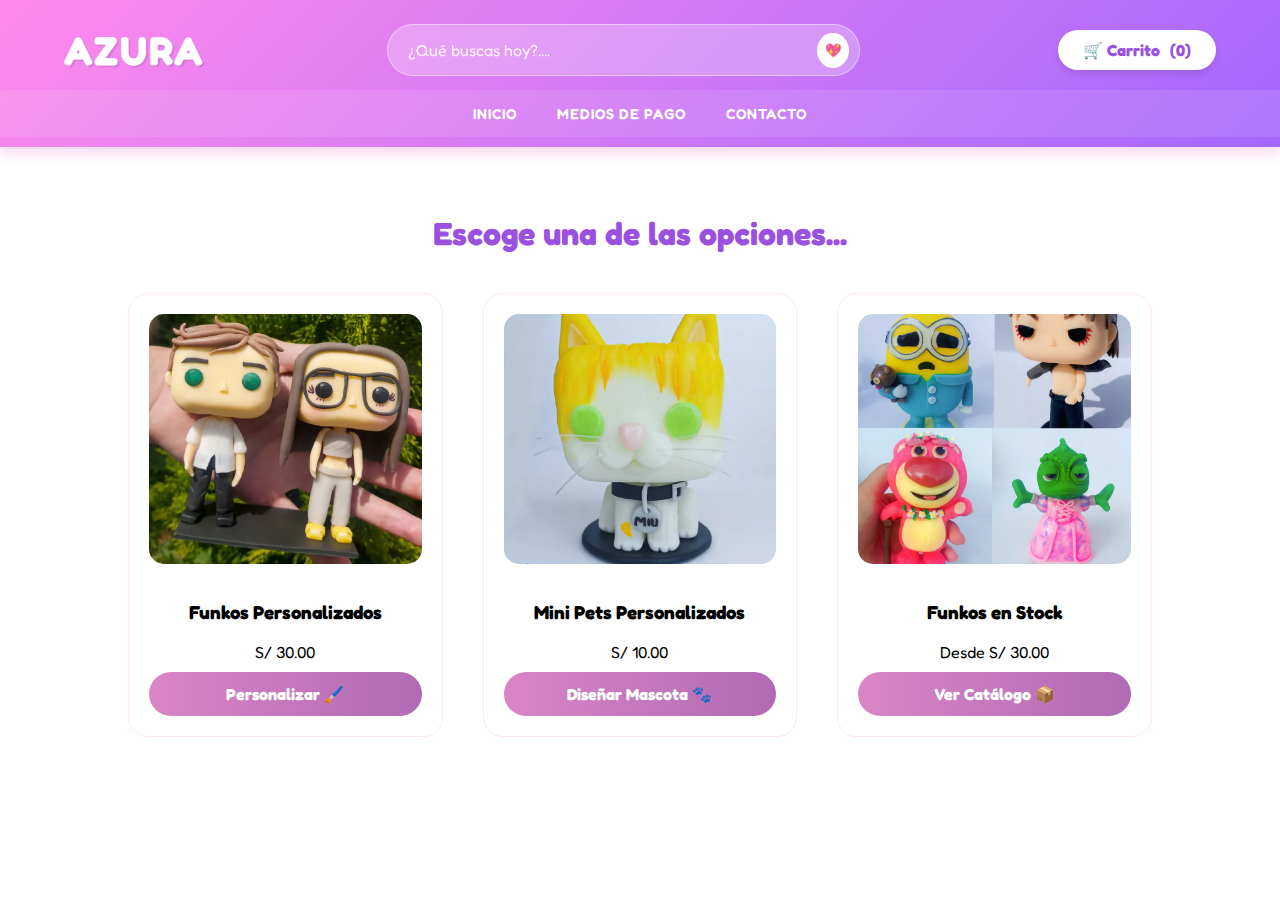
<file: index.html>
<!DOCTYPE html>
<html lang="es">
<head>
    <meta charset="UTF-8">
    <meta name="viewport" content="width=device-width, initial-scale=1.0">
    <title>Azura Shop - Coleccionables</title>
    
    <link rel="icon" href="assets/img/logo-azura.png" type="image/png">
    
    <link rel="preconnect" href="https://fonts.googleapis.com">
    <link rel="preconnect" href="https://fonts.gstatic.com" crossorigin>
    <link href="https://fonts.googleapis.com/css2?family=Fredoka:wght@300..700&display=swap" rel="stylesheet">
    
    <link rel="stylesheet" href="style.css">
</head>
<body>
    <header class="header-principal">
        <div class="container-nav">
            <div class="logo">
                <a href="#" class="logo-texto">AZURA</a>
            </div>
            
            <div class="search-bar">
                <input type="text" placeholder="¿Qué buscas hoy?....">
                <button>💖</button>
            </div>

            <div class="user-actions">
    <button class="btn-carrito" onclick="abrirCarrito()">
    🛒 Carrito <span id="contador-carrito">(0)</span>
</button>
</div>
        </div>
        
        <nav class="nav-categorias">
            <a href="index.html">Inicio</a>
            
            <a href="pagos.html">Medios de pago</a>
            <a href="contacto.html">Contacto</a>
        </nav>
    </header>

<main class="container-productos">
        <h2>Escoge una de las opciones...</h2>
        <div class="grid-productos">
            
            <article class="card-producto">
                <div class="img-container">
                    <img src="assets/img/funko-pareja.png" alt="Funko Pareja">
                </div>
                <h3>Funkos Personalizados</h3>
                <div class="precios">
                    <span class="precio-actual">S/ 30.00</span>
                </div>
                <button class="btn-agregar" onclick="window.location.href='producto-custom.html'">
                    Personalizar 🖌️
                </button>
            </article>

            <article class="card-producto">
                <div class="img-container">
                    <img src="assets/img/minipets.png" alt="Mini Pets">
                </div>
                <h3>Mini Pets Personalizados</h3> 
                <div class="precios">
                    <span class="precio-actual">S/ 10.00</span>
                </div>
                <button class="btn-agregar" onclick="window.location.href='producto-pets.html'">
                    Diseñar Mascota 🐾
                </button>
            </article>

             <article class="card-producto">
                <div class="img-container">
                    <img src="assets/img/funkos-stock.png" alt="Funkos en Stock">
                </div>
                <h3>Funkos en Stock</h3>
                <div class="precios">
                    <span class="precio-actual">Desde S/ 30.00</span>
                </div>
                <button class="btn-agregar" onclick="window.location.href='stock.html'">
                    Ver Catálogo 📦
                </button>
            </article>

        </div>
    </main>
    
    <div id="modal-carrito" class="modal-carrito">
        <div class="contenido-carrito">
            <span class="cerrar-carrito" onclick="cerrarCarrito()">&times;</span>
            <h2>Tu Canasta ✨</h2>
            
            <ul id="lista-carrito">
                </ul>

            <div class="total-carrito">
                <h3>Total: S/ <span id="total-precio">0.00</span></h3>
            </div>

            <button class="btn-checkout" onclick="enviarPedidoWhatsApp()">
                Completar pedido en WhatsApp 📱
            </button>
        </div>
    </div>

    <div id="modal-alerta" class="modal-aviso">
        <div class="contenido-aviso">
            <h3 id="titulo-alerta">¡Atención! 💖</h3>
            <p id="mensaje-alerta">Aquí va el mensaje...</p>
            <button onclick="cerrarAlerta()" class="btn-entendido">
                Entendido ✨
            </button>
        </div>
    </div>

    <script src="script.js"></script>
</body>
</html>
</file>
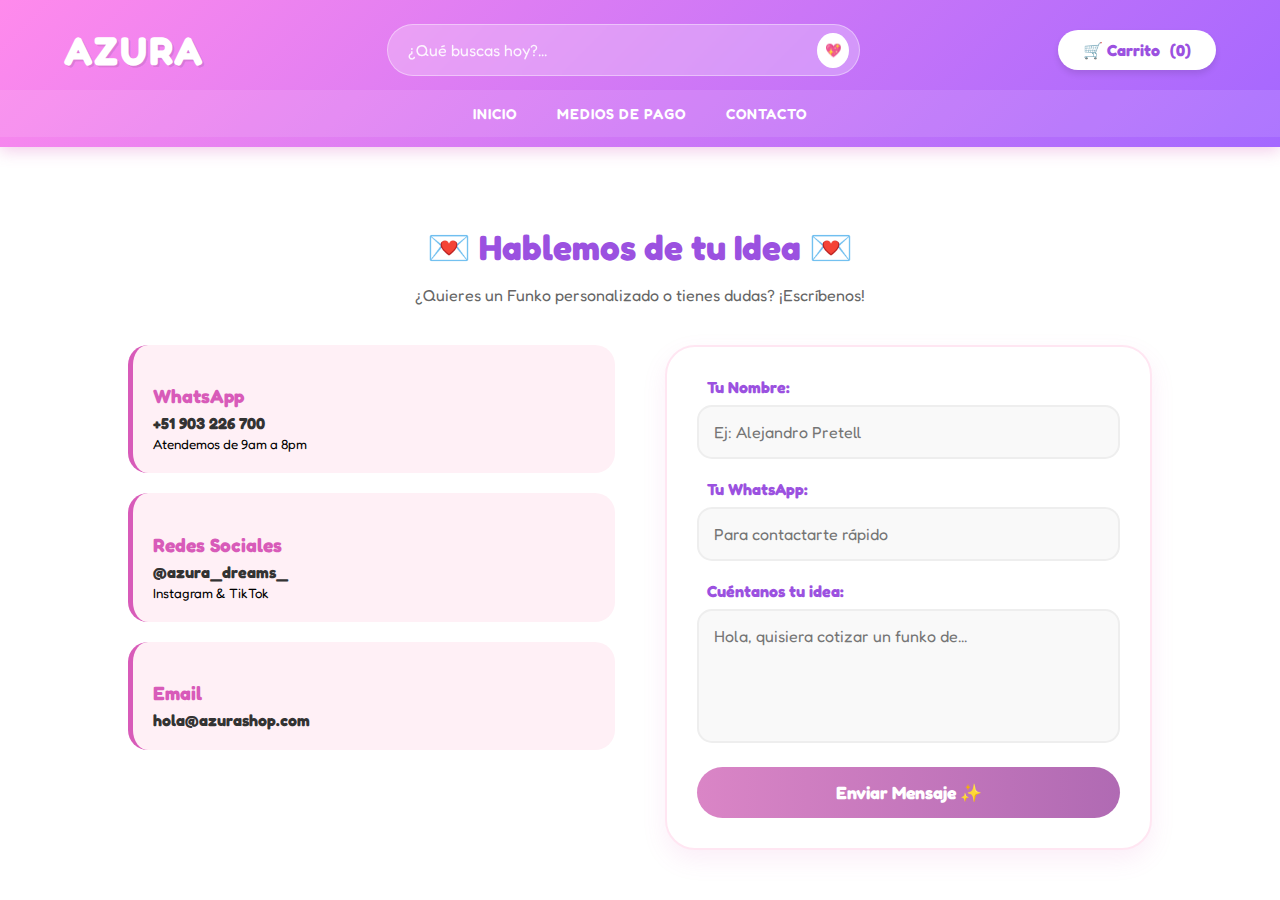
<file: contacto.html>
<!DOCTYPE html>
<html lang="es">
<head>
    <meta charset="UTF-8">
    <meta name="viewport" content="width=device-width, initial-scale=1.0">
    <title>Contacto - Azura Shop</title>
    
    <link rel="icon" href="assets/img/logo-azura.png" type="image/png">
    <link href="https://fonts.googleapis.com/css2?family=Fredoka:wght@300..700&display=swap" rel="stylesheet">
    
    <link rel="stylesheet" href="style.css">
</head>
<body>
    
    <header class="header-principal">
        <div class="container-nav">
            <div class="logo">
                <a href="index.html" class="logo-texto">AZURA</a>
            </div>
            
            <div class="search-bar">
                <input type="text" placeholder="¿Qué buscas hoy?...">
                <button>💖</button>
            </div>

            <div class="user-actions">
    <button class="btn-carrito">
        🛒 Carrito <span id="contador-carrito">(0)</span>
    </button>
</div>
        </div>
        
        <nav class="nav-categorias">
            <a href="index.html">Inicio</a>
            <a href="pagos.html">Medios de pago</a>
            <a href="contacto.html" class="activo">Contacto</a>
        </nav>
    </header>

    <main class="container-contacto">
        <h2>💌 Hablemos de tu Idea 💌</h2>
        <p>¿Quieres un Funko personalizado o tienes dudas? ¡Escríbenos!</p>

        <div class="grid-contacto">
            
            <div class="info-contacto">
                <div class="card-info">
                    <h3>WhatsApp</h3>
                    <p>+51 903 226 700</p>
                    <small>Atendemos de 9am a 8pm</small>
                </div>
                
                <div class="card-info">
                    <h3>Redes Sociales</h3>
                    <p>@azura_dreams_</p>
                    <small>Instagram & TikTok</small>
                </div>

                <div class="card-info">
                    <h3>Email</h3>
                    <p>hola@azurashop.com</p>
                </div>
            </div>

            <form id="form-contacto" class="formulario-cute">
                
                <div class="campo">
                    <label>Tu Nombre:</label>
                    <input type="text" name="nombre" placeholder="Ej: Alejandro Pretell" required>
                </div>

                <div class="campo">
                    <label>Tu WhatsApp:</label>
                    <input type="tel" name="telefono" placeholder="Para contactarte rápido" required>
                </div>

                <div class="campo">
                    <label>Cuéntanos tu idea:</label>
                    <textarea name="mensaje" rows="5" placeholder="Hola, quisiera cotizar un funko de..." required></textarea>
                </div>

                <button type="submit" class="btn-enviar">Enviar Mensaje ✨</button>
            </form>

        </div>
    </main>

<script src="script.js"></script> 
</body>
</html>
</file>
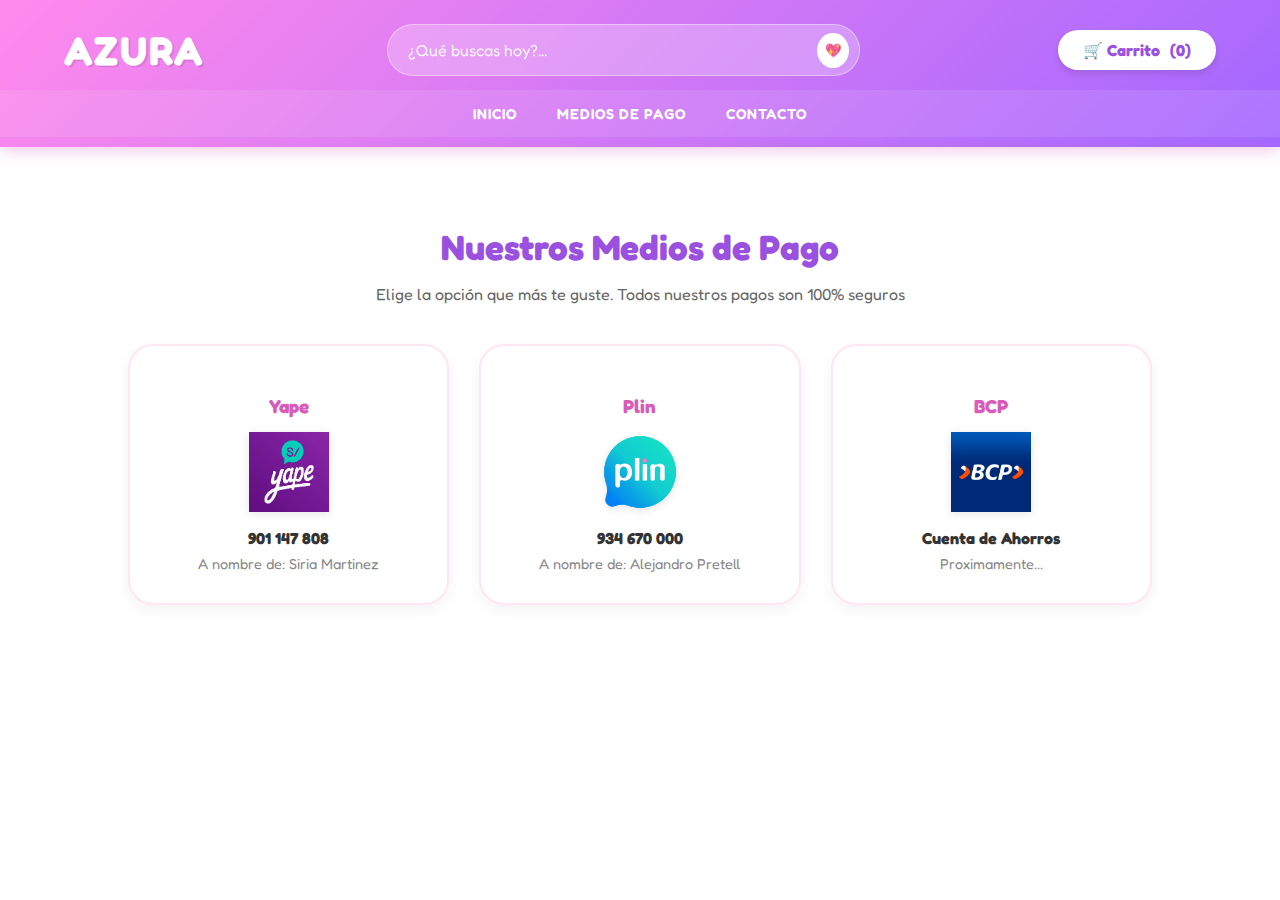
<file: pagos.html>
<!DOCTYPE html>
<html lang="es">
<head>
    <meta charset="UTF-8">
    <meta name="viewport" content="width=device-width, initial-scale=1.0">
    <title>Medios de Pago - Azura Shop</title>
    
    <link rel="icon" href="assets/img/logo-azura.png" type="image/png">
    <link href="https://fonts.googleapis.com/css2?family=Fredoka:wght@300..700&display=swap" rel="stylesheet">
    
    <link rel="stylesheet" href="style.css">
</head>
<body>
    
    <header class="header-principal">
        <div class="container-nav">
            <div class="logo">
                <a href="index.html" class="logo-texto">AZURA</a>
            </div>
            
            <div class="search-bar">
                <input type="text" placeholder="¿Qué buscas hoy?...">
                <button>💖</button>
            </div>

            <div class="user-actions">
    <button class="btn-carrito">
        🛒 Carrito <span id="contador-carrito">(0)</span>
    </button>
</div>
        </div>
        
        <nav class="nav-categorias">
            <a href="index.html">Inicio</a>
            <a href="pagos.html" class="activo">Medios de pago</a>
            <a href="contacto.html">Contacto</a>
        </nav>
    </header>

    <main class="container-pagos">
        <h2>Nuestros Medios de Pago</h2>
        <p>Elige la opción que más te guste. Todos nuestros pagos son 100% seguros</p>
        
        <div class="grid-pagos">
            
            <div class="card-pago yape">
                <h3>Yape</h3>
                <div class="icono-pago">
                    <img src="assets/img/yape.png" alt="Yape">
                </div>
                <p>901 147 808</p>
                <span>A nombre de: Siria Martinez</span>
            </div>

            <div class="card-pago plin">
                <h3>Plin</h3>
                <div class="icono-pago">
                    <img src="assets/img/plin.png" alt="Plin">
                </div>
                <p>934 670 000</p>
                <span>A nombre de: Alejandro Pretell</span>
            </div>

            <div class="card-pago bcp">
                <h3>BCP</h3>
                <div class="icono-pago">
                    <img src="assets/img/bcp.png" alt="BCP">
                </div>
                <p>Cuenta de Ahorros</p>
                <span>Proximamente...</span>
            </div>

        </div>
    </main>

</body>
</html>
</file>
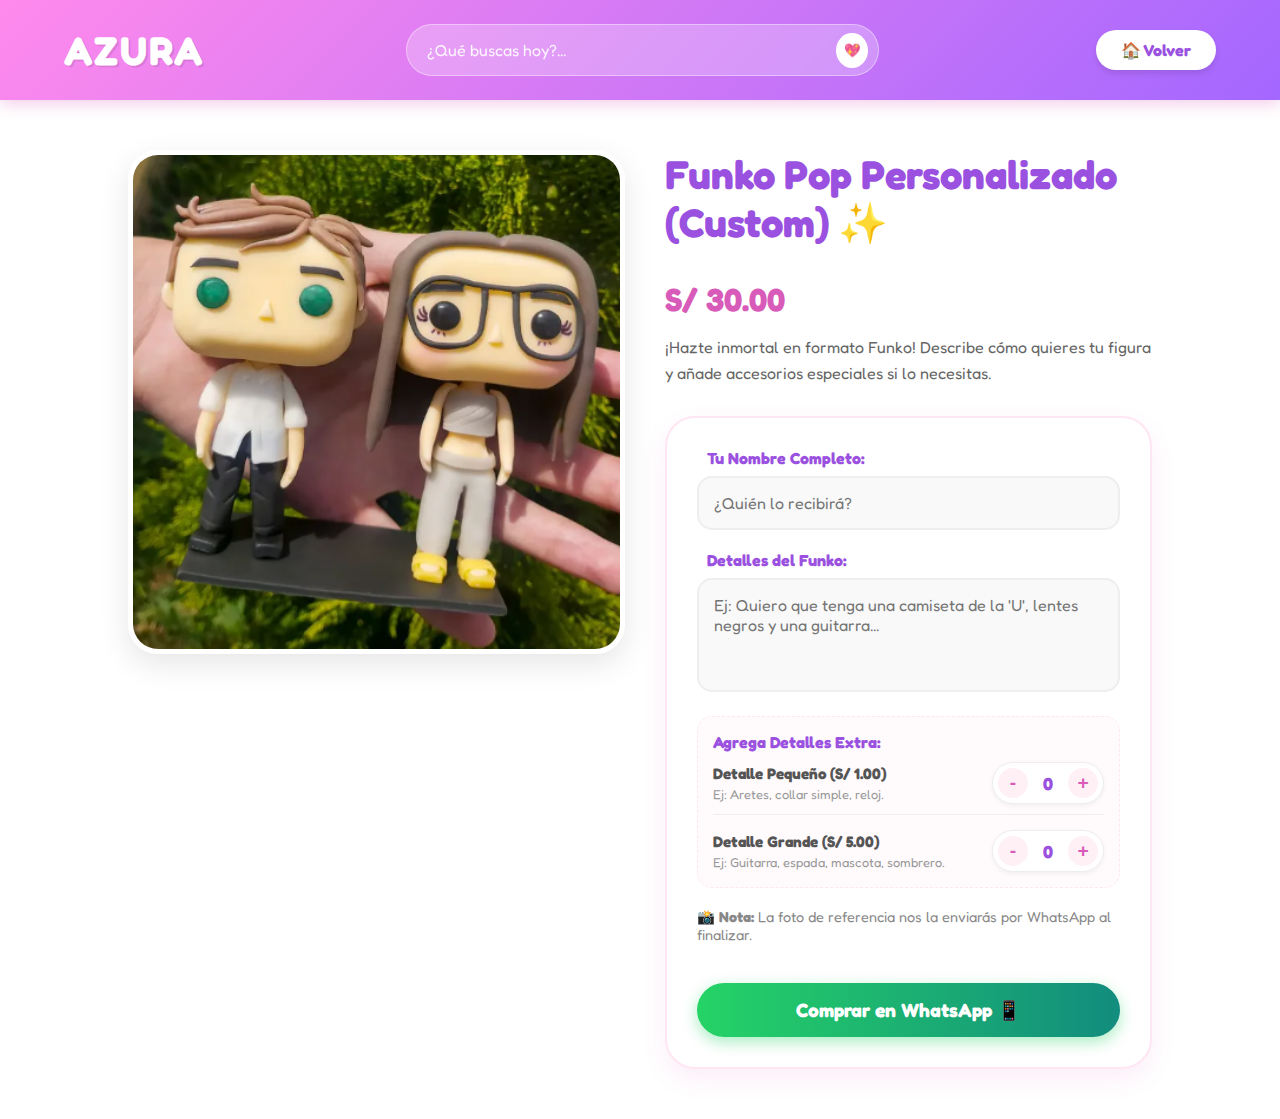
<file: producto-custom.html>
<!DOCTYPE html>
<html lang="es">
<head>
    <meta charset="UTF-8">
    <meta name="viewport" content="width=device-width, initial-scale=1.0">
    <title>Diseña tu Funko - Azura Shop</title>
    <link rel="icon" href="assets/img/logo-azura.png" type="image/png">
    <link href="https://fonts.googleapis.com/css2?family=Fredoka:wght@300..700&display=swap" rel="stylesheet">
    <link rel="stylesheet" href="style.css">
</head>
<body>
    
    <header class="header-principal">
        <div class="container-nav">
            <div class="logo"><a href="index.html" class="logo-texto">AZURA</a></div>
            <div class="search-bar">
                <input type="text" placeholder="¿Qué buscas hoy?...">
                <button>💖</button>
            </div>
            <div class="user-actions">
                <button class="btn-carrito" onclick="window.location.href='index.html'">
                    🏠 Volver
                </button>
            </div>
        </div>
    </header>

    <main class="container-detalle">
        
        <div class="producto-imagen">
            <img src="assets/img/funko-pareja.png" alt="Funko Personalizado Referencia">
        </div>

        <div class="producto-info">
            <h2>Funko Pop Personalizado (Custom) ✨</h2>
            
            <p class="precio-grande">S/ <span id="precio-display">30.00</span></p>
            
            <p class="descripcion">
                ¡Hazte inmortal en formato Funko! Describe cómo quieres tu figura y añade accesorios especiales si lo necesitas.
            </p>

            <form id="form-custom" class="formulario-cute">
                
                <div class="campo">
                    <label>Tu Nombre Completo:</label>
                    <input type="text" id="cliente-nombre" placeholder="¿Quién lo recibirá?" required>
                </div>

                <div class="campo">
                    <label>Detalles del Funko:</label>
                    <textarea id="cliente-detalles" rows="4" placeholder="Ej: Quiero que tenga una camiseta de la 'U', lentes negros y una guitarra..." required></textarea>
                </div>

                <div class="seccion-extras">
                    <label style="color: var(--color-secundario); font-weight: bold; margin-bottom: 10px; display: block;">Agrega Detalles Extra:</label>
                    
                    <div class="control-extra">
                        <div class="info-extra">
                            <span>Detalle Pequeño (S/ 1.00)</span>
                            <small>Ej: Aretes, collar simple, reloj.</small>
                        </div>
                        <div class="contador">
                            <button type="button" onclick="cambiarExtra('peque', -1)">-</button>
                            <span id="cantidad-peque">0</span>
                            <button type="button" onclick="cambiarExtra('peque', 1)">+</button>
                        </div>
                    </div>

                    <div class="control-extra">
                        <div class="info-extra">
                            <span>Detalle Grande (S/ 5.00)</span>
                            <small>Ej: Guitarra, espada, mascota, sombrero.</small>
                        </div>
                        <div class="contador">
                            <button type="button" onclick="cambiarExtra('grande', -1)">-</button>
                            <span id="cantidad-grande">0</span>
                            <button type="button" onclick="cambiarExtra('grande', 1)">+</button>
                        </div>
                    </div>
                </div>
                <p style="color: #888; font-size: 0.9rem; margin: 20px 0;">
                    📸 <b>Nota:</b> La foto de referencia nos la enviarás por WhatsApp al finalizar.
                </p>

                <button type="submit" class="btn-comprar-ahora">
                    Comprar en WhatsApp 📱
                </button>
            </form>
        </div>

    </main>

    <div id="modal-aviso-foto" class="modal-aviso">
        <div class="contenido-aviso">
            <h3>¡Un detalle importante! 📸</h3>
            <p>Para que tu Funko quede perfecto, necesitamos ver cómo lo quieres.</p>
            <div class="caja-destacada">
                <p>Al abrirse el chat, por favor<br><strong>ADJUNTA TU FOTO DE REFERENCIA</strong></p>
            </div>
            <button onclick="irAWhatsAppFinal()" class="btn-entendido">
                ¡Entendido! Vamos ✨
            </button>
        </div>
    </div>

    <script>
        let precioBase = 35.00;
        let precioPeque = 1.00;
        let precioGrande = 5.00;
        
        let cantPeque = 0;
        let cantGrande = 0;
        let precioTotal = 35.00;

        let nombreCliente = "";
        let detallesCliente = "";

        function cambiarExtra(tipo, cantidad) {
            if (tipo === 'peque') {
                cantPeque += cantidad;
                if (cantPeque < 0) cantPeque = 0;
                document.getElementById('cantidad-peque').innerText = cantPeque;
            } else {
                cantGrande += cantidad;
                if (cantGrande < 0) cantGrande = 0;
                document.getElementById('cantidad-grande').innerText = cantGrande;
            }
            actualizarPrecio();
        }

        function actualizarPrecio() {
            precioTotal = precioBase + (cantPeque * precioPeque) + (cantGrande * precioGrande);
            document.getElementById('precio-display').innerText = precioTotal.toFixed(2);
        }

        document.getElementById('form-custom').addEventListener('submit', function(e) {
            e.preventDefault(); 
            nombreCliente = document.getElementById('cliente-nombre').value;
            detallesCliente = document.getElementById('cliente-detalles').value;
            
            document.getElementById('modal-aviso-foto').style.display = 'flex';
        });

        function irAWhatsAppFinal() {
            var numeroAzura = "51903226700";
            
            let textoExtras = "Ninguno";
            if (cantPeque > 0 || cantGrande > 0) {
                textoExtras = ""; 
                if (cantPeque > 0) textoExtras += cantPeque + " Detalles Pequeños%0A";
                if (cantGrande > 0) textoExtras += cantGrande + " Detalles Grandes%0A";
            }

            var mensaje = "Hola Azura, deseo realizar el siguiente pedido:%0A%0A" +
                          "*RESUMEN DE COMPRA (Custom)*%0A" +
                          "--------------------------------%0A" +
                          "• *Producto:* Funko Personalizado%0A" +
                          "• *Cliente:* " + nombreCliente + "%0A" +
                          "• *Detalles:* " + detallesCliente + "%0A" +
                          "• *Extras:* " + textoExtras + "%0A" +
                          "--------------------------------%0A" +
                          "*TOTAL A PAGAR: S/ " + precioTotal.toFixed(2) + "*%0A" +
                          "--------------------------------%0A%0A" +
                          "*Nota:* Adjunto mi foto de referencia a continuación.";

            var url = "https://wa.me/" + numeroAzura + "?text=" + mensaje;
            window.open(url, '_blank');
            document.getElementById('modal-aviso-foto').style.display = 'none';
        }
    </script>

<div id="modal-alerta" class="modal-aviso">
        <div class="contenido-aviso">
            <h3 id="titulo-alerta">¡Atención! 💖</h3>
            <p id="mensaje-alerta">Aquí va el mensaje...</p>
            <button onclick="cerrarAlerta()" class="btn-entendido">
                Entendido ✨
            </button>
        </div>
    </div>

</body>
</html>
</file>
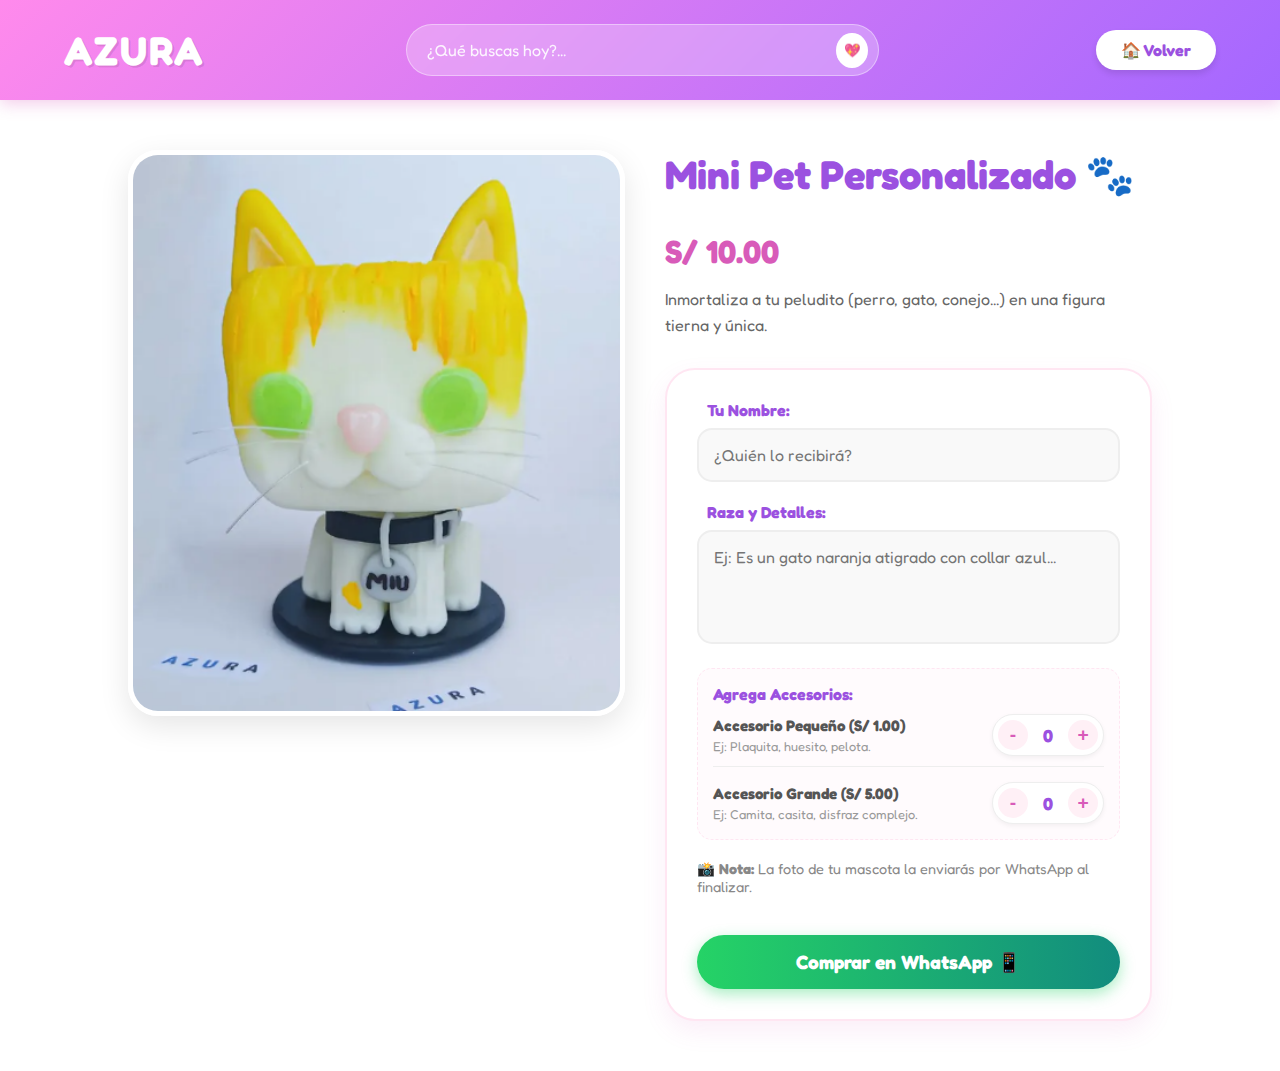
<file: producto-pets.html>
<!DOCTYPE html>
<html lang="es">
<head>
    <meta charset="UTF-8">
    <meta name="viewport" content="width=device-width, initial-scale=1.0">
    <title>Diseña tu Mini Pet - Azura Shop</title>
    <link rel="icon" href="assets/img/logo-azura.png" type="image/png">
    <link href="https://fonts.googleapis.com/css2?family=Fredoka:wght@300..700&display=swap" rel="stylesheet">
    <link rel="stylesheet" href="style.css">
</head>
<body>
    
    <header class="header-principal">
        <div class="container-nav">
            <div class="logo"><a href="index.html" class="logo-texto">AZURA</a></div>
            <div class="search-bar">
                <input type="text" placeholder="¿Qué buscas hoy?...">
                <button>💖</button>
            </div>
            <div class="user-actions">
                <button class="btn-carrito" onclick="window.location.href='index.html'">
                    🏠 Volver
                </button>
            </div>
        </div>
    </header>

    <main class="container-detalle">
        
        <div class="producto-imagen">
            <img src="assets/img/minipets.png" alt="Mini Pet Referencia">
        </div>

        <div class="producto-info">
            <h2>Mini Pet Personalizado 🐾</h2>
            
            <p class="precio-grande">S/ <span id="precio-display">10.00</span></p>
            
            <p class="descripcion">
                Inmortaliza a tu peludito (perro, gato, conejo...) en una figura tierna y única.
            </p>

            <form id="form-pets" class="formulario-cute">
                
                <div class="campo">
                    <label>Tu Nombre:</label>
                    <input type="text" id="cliente-nombre" placeholder="¿Quién lo recibirá?" required>
                </div>

                <div class="campo">
                    <label>Raza y Detalles:</label>
                    <textarea id="cliente-detalles" rows="4" placeholder="Ej: Es un gato naranja atigrado con collar azul..." required></textarea>
                </div>

                <div class="seccion-extras">
                    <label style="color: var(--color-secundario); font-weight: bold; margin-bottom: 10px; display: block;">Agrega Accesorios:</label>
                    
                    <div class="control-extra">
                        <div class="info-extra">
                            <span>Accesorio Pequeño (S/ 1.00)</span>
                            <small>Ej: Plaquita, huesito, pelota.</small>
                        </div>
                        <div class="contador">
                            <button type="button" onclick="cambiarExtra('peque', -1)">-</button>
                            <span id="cantidad-peque">0</span>
                            <button type="button" onclick="cambiarExtra('peque', 1)">+</button>
                        </div>
                    </div>

                    <div class="control-extra">
                        <div class="info-extra">
                            <span>Accesorio Grande (S/ 5.00)</span>
                            <small>Ej: Camita, casita, disfraz complejo.</small>
                        </div>
                        <div class="contador">
                            <button type="button" onclick="cambiarExtra('grande', -1)">-</button>
                            <span id="cantidad-grande">0</span>
                            <button type="button" onclick="cambiarExtra('grande', 1)">+</button>
                        </div>
                    </div>
                </div>

                <p style="color: #888; font-size: 0.9rem; margin: 20px 0;">
                    📸 <b>Nota:</b> La foto de tu mascota la enviarás por WhatsApp al finalizar.
                </p>

                <button type="submit" class="btn-comprar-ahora">
                    Comprar en WhatsApp 📱
                </button>
            </form>
        </div>

    </main>

    <div id="modal-aviso-foto" class="modal-aviso">
        <div class="contenido-aviso">
            <h3>¡Queremos ver a tu mascota! 🐶🐱</h3>
            <p>Para capturar su esencia, necesitamos verla.</p>
            <div class="caja-destacada">
                <p>Al abrirse el chat, por favor<br><strong>ADJUNTA LA FOTO DE TU MASCOTA</strong></p>
            </div>
            <button onclick="irAWhatsAppPets()" class="btn-entendido">
                ¡Entendido! Guau ✨
            </button>
        </div>
    </div>

    <script>
        // LÓGICA ESPECÍFICA PARA PETS (PRECIO BASE 10)
        let precioBase = 10.00;
        let precioPeque = 1.00;
        let precioGrande = 5.00;
        
        let cantPeque = 0;
        let cantGrande = 0;
        let precioTotal = 10.00;

        let nombreCliente = "";
        let detallesCliente = "";

        function cambiarExtra(tipo, cantidad) {
            if (tipo === 'peque') {
                cantPeque += cantidad;
                if (cantPeque < 0) cantPeque = 0;
                document.getElementById('cantidad-peque').innerText = cantPeque;
            } else {
                cantGrande += cantidad;
                if (cantGrande < 0) cantGrande = 0;
                document.getElementById('cantidad-grande').innerText = cantGrande;
            }
            actualizarPrecio();
        }

        function actualizarPrecio() {
            precioTotal = precioBase + (cantPeque * precioPeque) + (cantGrande * precioGrande);
            document.getElementById('precio-display').innerText = precioTotal.toFixed(2);
        }

        document.getElementById('form-pets').addEventListener('submit', function(e) {
            e.preventDefault(); 
            nombreCliente = document.getElementById('cliente-nombre').value;
            detallesCliente = document.getElementById('cliente-detalles').value;
            document.getElementById('modal-aviso-foto').style.display = 'flex';
        });

        function irAWhatsAppPets() {
            var numeroAzura = "51903226700";
            
            let textoExtras = "Ninguno";
            if (cantPeque > 0 || cantGrande > 0) {
                textoExtras = ""; 
                if (cantPeque > 0) textoExtras += cantPeque + " Accesorios Pequeños%0A";
                if (cantGrande > 0) textoExtras += cantGrande + " Accesorios Grandes%0A";
            }

            var mensaje = "Hola Azura, deseo realizar el siguiente pedido:%0A%0A" +
                          "*RESUMEN DE COMPRA (Pets)*%0A" +
                          "--------------------------------%0A" +
                          "• *Producto:* Mini Pet Personalizado%0A" +
                          "• *Cliente:* " + nombreCliente + "%0A" +
                          "• *Raza/Detalles:* " + detallesCliente + "%0A" +
                          "• *Extras:* " + textoExtras + "%0A" +
                          "--------------------------------%0A" +
                          "*TOTAL A PAGAR: S/ " + precioTotal.toFixed(2) + "*%0A" +
                          "--------------------------------%0A%0A" +
                          "*Nota:* Adjunto la foto de mi mascota a continuación.";

            var url = "https://wa.me/" + numeroAzura + "?text=" + mensaje;
            window.open(url, '_blank');
            document.getElementById('modal-aviso-foto').style.display = 'none';
        }
    </script>

    <div id="modal-alerta" class="modal-aviso">
        <div class="contenido-aviso">
            <h3 id="titulo-alerta">¡Atención! 💖</h3>
            <p id="mensaje-alerta">Aquí va el mensaje...</p>
            <button onclick="cerrarAlerta()" class="btn-entendido">
                Entendido ✨
            </button>
        </div>
    </div>

</body>
</html>
</file>
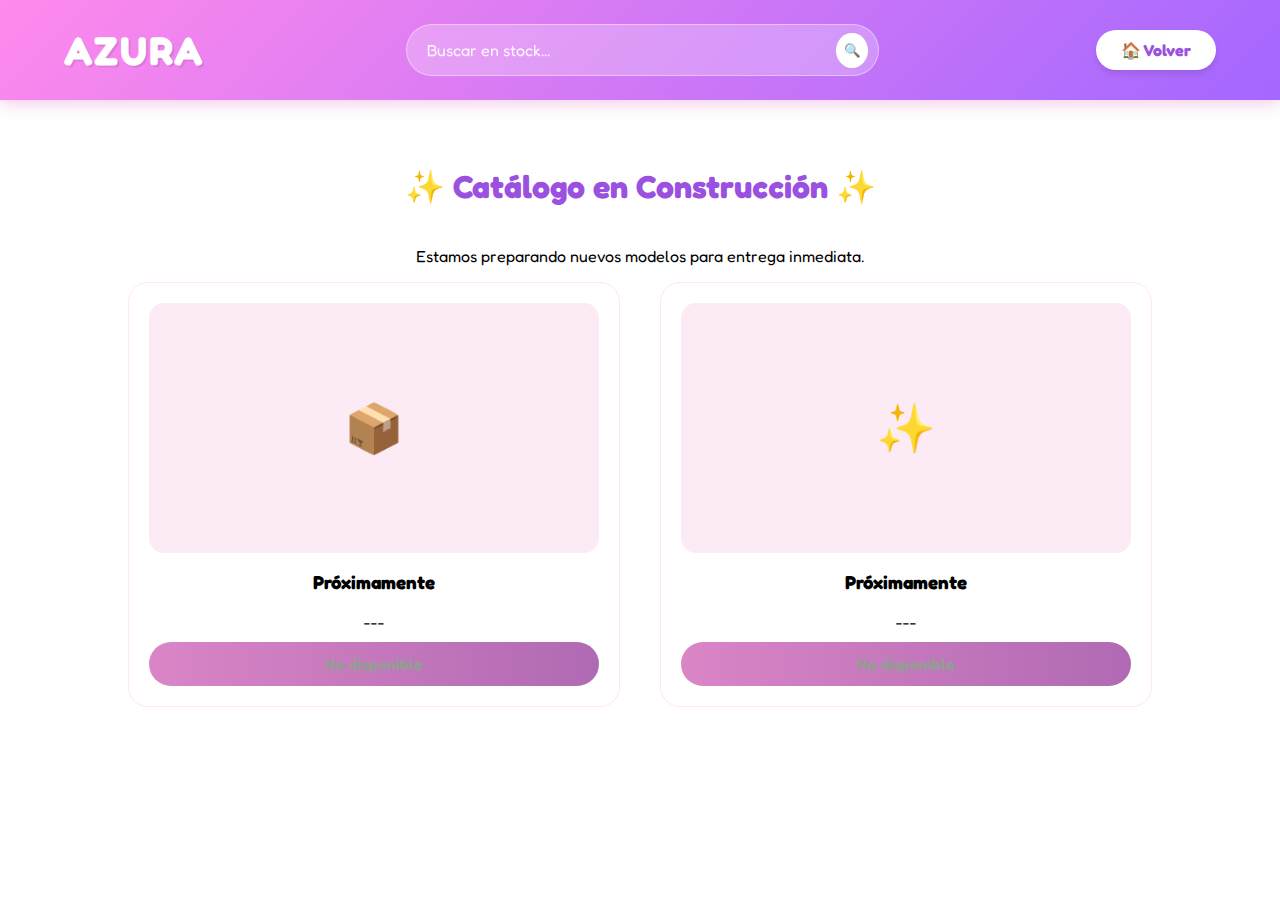
<file: stock.html>
<!DOCTYPE html>
<html lang="es">
<head>
    <meta charset="UTF-8">
    <meta name="viewport" content="width=device-width, initial-scale=1.0">
    <title>Stock Disponible - Azura Shop</title>
    <link rel="icon" href="assets/img/logo-azura.png" type="image/png">
    <link href="https://fonts.googleapis.com/css2?family=Fredoka:wght@300..700&display=swap" rel="stylesheet">
    <link rel="stylesheet" href="style.css">
</head>
<body>
    
    <header class="header-principal">
        <div class="container-nav">
            <div class="logo"><a href="index.html" class="logo-texto">AZURA</a></div>
            <div class="search-bar">
                <input type="text" placeholder="Buscar en stock...">
                <button>🔍</button>
            </div>
            <div class="user-actions">
                <button class="btn-carrito" onclick="window.location.href='index.html'">
                    🏠 Volver
                </button>
            </div>
        </div>
    </header>

    <main class="container-productos">
        <h2>✨ Catálogo en Construcción ✨</h2>
        <p>Estamos preparando nuevos modelos para entrega inmediata.</p>

        <div class="grid-productos">
            
            <article class="card-producto">
                <div class="img-container" style="height: 250px; background-color: #fcebf4; display: flex; align-items: center; justify-content: center; border-radius: 15px;">
                    <span style="color: #dfaec9; font-size: 3rem;">📦</span>
                </div>
                <h3>Próximamente</h3>
                <div class="precios">
                    <span>---</span>
                </div>
                <button class="btn-agregar" style="background-color: #e0e0e0; cursor: not-allowed; color: #999;">No disponible</button>
            </article>

            <article class="card-producto">
                <div class="img-container" style="height: 250px; background-color: #fcebf4; display: flex; align-items: center; justify-content: center; border-radius: 15px;">
                    <span style="color: #dfaec9; font-size: 3rem;">✨</span>
                </div>
                <h3>Próximamente</h3>
                <div class="precios">
                    <span>---</span>
                </div>
                <button class="btn-agregar" style="background-color: #e0e0e0; cursor: not-allowed; color: #999;">No disponible</button>
            </article>

        </div>
    </main>

    <script>
        function consultarStock(nombreProducto) {
            var numeroAzura = "51903226700";
            var mensaje = "Hola Azura! 📦 Me interesa comprar el Funko en Stock: *" + nombreProducto + "*. ¿Sigue disponible?";
            var url = "https://wa.me/" + numeroAzura + "?text=" + mensaje;
            window.open(url, '_blank');
        }
    </script>

</body>
</html>
</file>
<file: style.css>
:root {
    --color-principal: #d85bb9;
    --color-secundario: #9b51e0;
    --color-fondo: #fff0f6;
    --borde-cute: 25px;
}

body {
    font-family: 'Fredoka', 'Segoe UI', sans-serif; 
    margin: 0;
    padding: 0;
    background-color: white;
}

.header-principal {
    background: linear-gradient(135deg, #ff8aec, #a467ff);
    color: white;
    padding: 10px 0;
    box-shadow: 0 4px 15px rgba(216, 91, 185, 0.3);
}

.container-nav {
    display: flex;
    justify-content: space-between;
    align-items: center;
    padding: 0 5%;
    height: 80px;
}

.logo-texto {
    font-family: 'Fredoka', sans-serif; 
    font-size: 2.5rem; 
    font-weight: 700; 
    color: white;
    text-decoration: none; 
    letter-spacing: 2px; 
    text-shadow: 2px 2px 0px rgba(0,0,0,0.1); 
    transition: transform 0.3s;
}

.logo-texto:hover {
    transform: scale(1.05); 
}

.search-bar {
    background-color: rgba(255, 255, 255, 0.25);
    display: flex;
    align-items: center;
    border-radius: 50px;
    padding: 5px;
    width: 40%;
    backdrop-filter: blur(5px);
    border: 1px solid rgba(255,255,255,0.4);
}

.search-bar input {
    background: transparent;
    border: none;
    outline: none;
    padding: 10px 15px;
    width: 100%;
    color: white;
    font-size: 1rem;
    font-family: 'Fredoka', sans-serif; 
}

.search-bar input::placeholder {
    color: rgba(255, 255, 255, 0.9);
}

.search-bar button {
    background-color: white;
    border: none;
    border-radius: 50%;
    width: 35px;
    height: 35px;
    cursor: pointer;
    margin-right: 5px;
    display: flex;
    align-items: center;
    justify-content: center;
    transition: transform 0.2s;
}

.search-bar button:hover {
    transform: scale(1.1);
}

.nav-categorias {
    background-color: rgba(255, 255, 255, 0.1);
    display: flex;
    justify-content: center;
    gap: 40px;
    padding: 15px;
}

.nav-categorias a {
    color: white;
    text-decoration: none;
    text-transform: uppercase;
    font-size: 0.9rem;
    font-weight: 600; 
    letter-spacing: 1px;
    transition: all 0.3s;
}

.nav-categorias a:hover {
    color: #ffe6f9;
    text-shadow: 0 0 10px rgba(255,255,255,0.8);
}

.container-productos {
    padding: 40px 10%;
    text-align: center;
}

.container-productos h2 {
    color: var(--color-secundario);
    font-size: 2rem;
    margin-bottom: 40px;
}

.grid-productos {
    display: grid;
    grid-template-columns: repeat(auto-fit, minmax(250px, 1fr));
    gap: 40px;
}

.card-producto {
    border: 1px solid #ffe6f2;
    border-radius: 20px;
    padding: 20px;
    transition: transform 0.3s, box-shadow 0.3s;
    background: white;
}

.card-producto:hover {
    transform: translateY(-10px);
    box-shadow: 0 15px 30px rgba(216, 91, 185, 0.15);
}

.img-container img {
    width: 100%;
    height: 250px;
    object-fit: cover;
    border-radius: 15px;
    margin-bottom: 15px;
}

.btn-agregar {
    background: linear-gradient(to right, #da85c6, #b06ab3);
    color: white;
    border: none;
    padding: 12px 20px;
    cursor: pointer;
    width: 100%;
    margin-top: 10px;
    border-radius: 50px;
    font-weight: bold;
    font-size: 1rem;
    font-family: 'Fredoka', sans-serif;
    transition: opacity 0.3s;
}

.btn-agregar:hover {
    opacity: 0.9;
}


/* --- ESTILOS PARA LA PÁGINA DE PAGOS --- */

.container-pagos {
    padding: 50px 10%;
    text-align: center;
}

.container-pagos h2 {
    color: var(--color-secundario);
    font-size: 2.2rem;
    margin-bottom: 10px;
}

.container-pagos p {
    color: #666;
    margin-bottom: 40px;
}

.grid-pagos {
    display: grid;
    grid-template-columns: repeat(auto-fit, minmax(200px, 1fr));
    gap: 30px;
}

.card-pago {
    background: white;
    border: 2px solid #ffe6f2;
    border-radius: 25px;
    padding: 30px;
    transition: transform 0.3s;
    box-shadow: 0 5px 15px rgba(0,0,0,0.05);
}

.card-pago:hover {
    transform: scale(1.05);
    border-color: var(--color-principal);
}

.icono-pago {
    margin: 15px 0;
    display: flex;
    justify-content: center; 
}

.icono-pago img {
    height: 80px;          
    width: 100px;          
    object-fit: contain;   
    filter: drop-shadow(0 2px 5px rgba(0,0,0,0.1)); 
}

.card-pago h3 {
    color: var(--color-principal);
    margin-bottom: 10px;
}

.card-pago p {
    font-weight: bold;
    color: #333;
    margin-bottom: 5px;
}

.card-pago span {
    font-size: 0.9rem;
    color: #888;
}

.yape:hover { background-color: #fcebf4; }
.plin:hover { background-color: #e6f7ff; }
.bcp:hover { background-color: #fffbe6; }


/* --- ESTILOS PARA LA PÁGINA DE CONTACTO --- */

.container-contacto {
    padding: 50px 10%;
    text-align: center;
}

.container-contacto h2 {
    color: var(--color-secundario);
    font-size: 2.2rem;
    margin-bottom: 10px;
}

.container-contacto p {
    color: #666;
    margin-bottom: 40px;
}

.grid-contacto {
    display: grid;
    grid-template-columns: repeat(auto-fit, minmax(300px, 1fr));
    gap: 50px;
    align-items: start; 
    text-align: left; 
}

.card-info {
    background: #fff0f6; 
    padding: 20px;
    border-radius: 20px;
    margin-bottom: 20px;
    border-left: 5px solid var(--color-principal); 
}

.card-info h3 {
    color: var(--color-principal);
    margin-bottom: 5px;
    font-size: 1.2rem;
}

.card-info p {
    font-weight: bold;
    color: #333;
    margin: 0;
}

.formulario-cute {
    background: white;
    padding: 30px;
    border-radius: 30px;
    border: 2px solid #ffe6f2;
    box-shadow: 0 10px 25px rgba(216, 91, 185, 0.1);
}

.campo {
    margin-bottom: 20px;
}

.campo label {
    display: block;
    color: var(--color-secundario);
    font-weight: bold;
    margin-bottom: 8px;
    margin-left: 10px;
}

.campo input, 
.campo textarea {
    width: 100%;
    padding: 15px;
    border-radius: 15px;
    border: 2px solid #eee;
    font-family: 'Fredoka', sans-serif; 
    font-size: 1rem;
    background-color: #f9f9f9;
    box-sizing: border-box; 
    transition: all 0.3s;
    resize: none; 
}

.campo input:focus,
.campo textarea:focus {
    outline: none;
    border-color: var(--color-principal);
    background-color: white;
    box-shadow: 0 0 10px rgba(216, 91, 185, 0.2);
}

.btn-enviar {
    background: linear-gradient(to right, #da85c6, #b06ab3);
    color: white;
    border: none;
    padding: 15px 30px;
    width: 100%;
    border-radius: 50px;
    font-size: 1.1rem;
    font-weight: bold;
    font-family: 'Fredoka', sans-serif;
    cursor: pointer;
    transition: transform 0.2s;
}

.btn-enviar:hover {
    transform: scale(1.02);
    box-shadow: 0 5px 15px rgba(155, 81, 224, 0.4);
}

/* --- ESTILO DEL CARRITO AESTHETIC --- */
.user-actions {
    margin-left: 15px;
}

.btn-carrito {
    background-color: white; 
    color: var(--color-secundario); 
    border: none;
    padding: 10px 25px; 
    border-radius: 50px; 
    
    font-family: 'Fredoka', sans-serif; 
    font-size: 1rem;
    font-weight: 700; 
    
    cursor: pointer;
    display: flex;
    align-items: center;
    gap: 10px; 
    
    box-shadow: 0 4px 6px rgba(0,0,0,0.1); 
    transition: transform 0.2s, box-shadow 0.2s;
}

.btn-carrito:hover {
    transform: scale(1.05);
    box-shadow: 0 6px 12px rgba(0,0,0,0.15);
    background-color: #fff0f6;
}

/* --- ESTILOS DEL MODAL DEL CARRITO --- */
.modal-carrito {
    display: none; /* Oculto por defecto */
    position: fixed;
    z-index: 1000; /* Para que flote encima de todo */
    left: 0;
    top: 0;
    width: 100%;
    height: 100%;
    background-color: rgba(0, 0, 0, 0.5); /* Fondo oscuro transparente */
    backdrop-filter: blur(5px); /* Efecto borroso elegante */
    justify-content: center;
    align-items: center;
}

.contenido-carrito {
    background-color: white;
    padding: 30px;
    border-radius: 25px;
    width: 90%;
    max-width: 400px; /* Que no sea muy ancho */
    text-align: center;
    position: relative;
    border: 2px solid #ffe6f2;
    box-shadow: 0 10px 25px rgba(216, 91, 185, 0.3);
    animation: aparecer 0.3s ease; /* Pequeña animación */
}

@keyframes aparecer {
    from { transform: scale(0.8); opacity: 0; }
    to { transform: scale(1); opacity: 1; }
}

.cerrar-carrito {
    position: absolute;
    top: 10px;
    right: 20px;
    font-size: 30px;
    font-weight: bold;
    color: #aaa;
    cursor: pointer;
    transition: color 0.3s;
}

.cerrar-carrito:hover { color: var(--color-principal); }

#lista-carrito {
    list-style: none; 
    padding: 0;
    margin: 20px 0;
    max-height: 200px; 
    overflow-y: auto;
    text-align: left;
}

#lista-carrito li {
    border-bottom: 1px solid #eee;
    padding: 10px;
    display: flex;
    justify-content: space-between;
    font-size: 0.95rem;
}

.total-carrito {
    margin: 20px 0;
    color: var(--color-principal);
    font-size: 1.2rem;
}

.btn-checkout {
    background: linear-gradient(to right, #25D366, #128C7E); 
    color: white;
    border: none;
    padding: 12px 25px;
    border-radius: 50px;
    font-family: 'Fredoka', sans-serif;
    font-weight: bold;
    font-size: 1rem;
    cursor: pointer;
    width: 100%;
    transition: transform 0.2s;
}

.btn-checkout:hover { transform: scale(1.05); }

/* --- ESTILOS PÁGINA DETALLE DE PRODUCTO --- */

.container-detalle {
    padding: 50px 10%;
    display: grid;
    grid-template-columns: 1fr 1fr; /* Dividimos en dos mitades iguales */
    gap: 50px;
    align-items: start;
}

/* Columna Izquierda (Foto) */
.producto-imagen img {
    width: 100%;
    border-radius: 30px;
    box-shadow: 0 10px 30px rgba(0,0,0,0.1);
    border: 5px solid white;
}

/* Columna Derecha (Info) */
.producto-info h2 {
    color: var(--color-secundario);
    font-size: 2.5rem;
    margin-top: 0;
}

.precio-grande {
    font-size: 2rem;
    color: var(--color-principal);
    font-weight: bold;
    margin: 10px 0;
}

.descripcion {
    color: #666;
    line-height: 1.6;
    margin-bottom: 30px;
}

/* Botón especial de compra */
.btn-comprar-ahora {
    background: linear-gradient(to right, #25D366, #128C7E); /* Verde WhatsApp */
    color: white;
    border: none;
    padding: 15px 30px;
    width: 100%;
    border-radius: 50px;
    font-size: 1.2rem;
    font-weight: bold;
    font-family: 'Fredoka', sans-serif;
    cursor: pointer;
    margin-top: 20px;
    transition: transform 0.2s;
    box-shadow: 0 5px 15px rgba(37, 211, 102, 0.4);
}

.btn-comprar-ahora:hover {
    transform: scale(1.02);
}

.input-archivo {
    background: white;
    padding: 10px;
    border-radius: 10px;
    border: 1px dashed var(--color-principal);
    width: 100%;
    cursor: pointer;
}

@media (max-width: 768px) {
    .container-detalle {
        grid-template-columns: 1fr; 
    }
}

/* --- ESTILOS DE LA VENTANA DE AVISO (POP-UP) --- */
.modal-aviso {
    display: none; 
    position: fixed;
    z-index: 2000; 
    left: 0;
    top: 0;
    width: 100%;
    height: 100%;
    background-color: rgba(0, 0, 0, 0.6); 
    backdrop-filter: blur(5px); 
    justify-content: center;
    align-items: center;
}

.contenido-aviso {
    background: white;
    padding: 40px;
    border-radius: 30px;
    text-align: center;
    max-width: 400px;
    width: 85%;
    border: 4px solid #ffe6f2;
    box-shadow: 0 15px 40px rgba(216, 91, 185, 0.3);
    

    animation: rebote 0.5s cubic-bezier(0.175, 0.885, 0.32, 1.275);
}

@keyframes rebote {
    0% { transform: scale(0.5); opacity: 0; }
    100% { transform: scale(1); opacity: 1; }
}

.contenido-aviso h3 {
    color: var(--color-principal);
    font-size: 1.8rem;
    margin-bottom: 10px;
}

.caja-destacada {
    background-color: #fff0f6;
    padding: 15px;
    border-radius: 15px;
    margin: 20px 0;
    border: 1px dashed var(--color-principal);
    color: #555;
}

.btn-entendido {
    background: linear-gradient(to right, #da85c6, #b06ab3);
    color: white;
    border: none;
    padding: 15px 40px;
    border-radius: 50px;
    font-size: 1.1rem;
    font-weight: bold;
    font-family: 'Fredoka', sans-serif;
    cursor: pointer;
    box-shadow: 0 5px 15px rgba(216, 91, 185, 0.4);
    transition: transform 0.2s;
}

.btn-entendido:hover {
    transform: scale(1.05);
}


.seccion-extras {
    background-color: #fffbfd; 
    padding: 15px;
    border-radius: 15px;
    border: 1px dashed #ffe6f2;
    margin-bottom: 20px;
}

.control-extra {
    display: flex;
    justify-content: space-between;
    align-items: center;
    margin-bottom: 15px;
    padding-bottom: 10px;
    border-bottom: 1px solid #eee;
}

.control-extra:last-child {
    border-bottom: none;
    margin-bottom: 0;
    padding-bottom: 0;
}

.info-extra span {
    display: block;
    font-weight: bold;
    color: #555;
    font-size: 0.95rem;
}

.info-extra small {
    color: #999;
    font-size: 0.8rem;
}

.contador {
    display: flex;
    align-items: center;
    gap: 10px;
    background: white;
    padding: 5px;
    border-radius: 50px;
    box-shadow: 0 2px 5px rgba(0,0,0,0.05);
    border: 1px solid #eee;
}

.contador span {
    font-weight: bold;
    font-size: 1.1rem;
    color: var(--color-secundario);
    width: 20px;
    text-align: center;
}

.contador button {
    width: 30px;
    height: 30px;
    border-radius: 50%;
    border: none;
    background-color: var(--color-fondo); 
    color: var(--color-principal);
    font-weight: bold;
    font-size: 1.2rem;
    cursor: pointer;
    display: flex;
    align-items: center;
    justify-content: center;
    transition: background 0.2s;
}

.contador button:hover {
    background-color: var(--color-principal);
    color: white;
}
</file>
